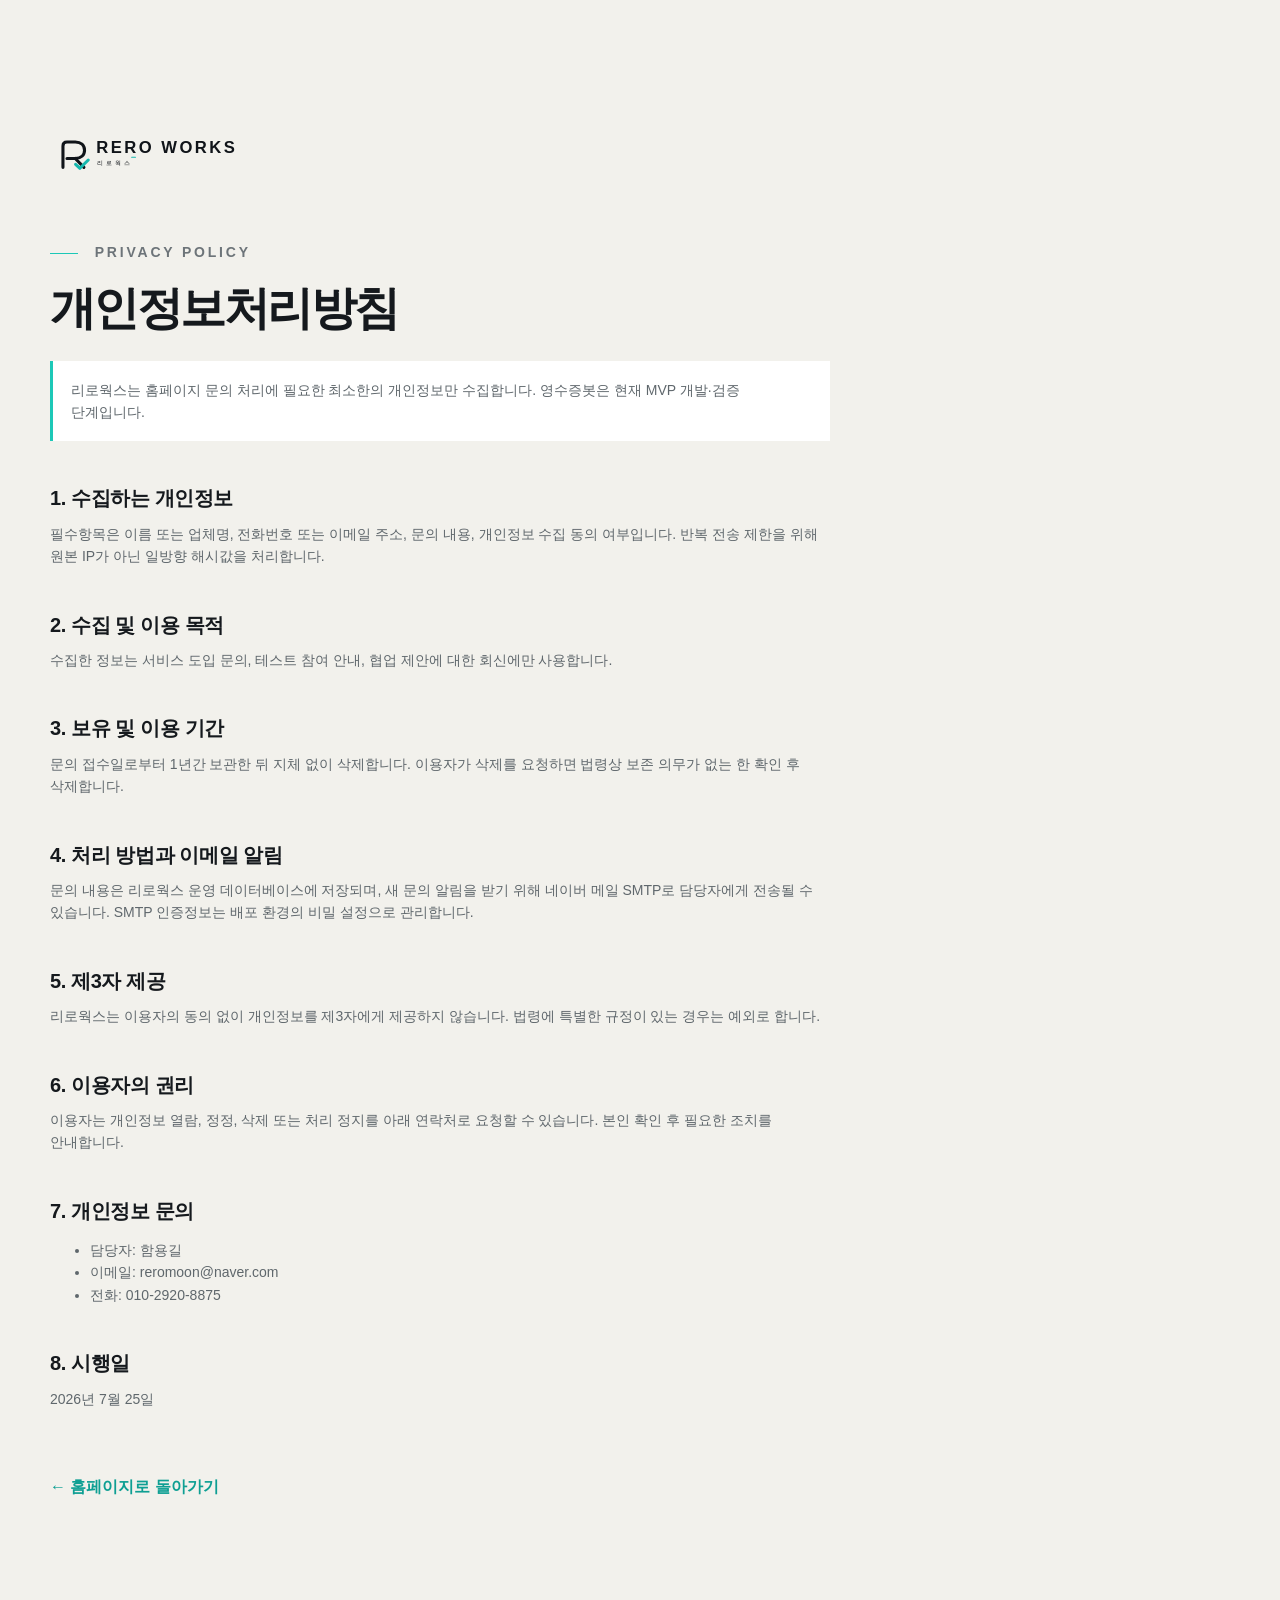
<file: site/privacy.html>
<!doctype html>
<html lang="ko">
<head>
  <meta charset="utf-8">
  <meta name="viewport" content="width=device-width, initial-scale=1">
  <title>개인정보처리방침 | 리로웍스</title>
  <link rel="stylesheet" href="./styles.css">
  <style>
    .legal { min-height: 100vh; padding: 130px 0; background: var(--paper); }
    .legal .brand { margin-bottom: 65px; color: var(--ink); }
    .legal article { max-width: 780px; }
    .legal h1 { color: var(--ink); font-size: 46px; }
    .legal h2 { margin: 45px 0 12px; font-size: 20px; letter-spacing: -.02em; }
    .legal p, .legal li { color: #5f676c; font-size: 14px; }
    .legal .notice { padding: 18px; border-left: 3px solid var(--teal); background: white; }
    .legal .back { display: inline-block; margin-top: 50px; color: var(--teal-dark); font-weight: 700; }
  </style>
</head>
<body>
  <main class="legal">
    <div class="shell">
      <a class="brand" href="./index.html"><img src="./assets/brand/rero-works-horizontal.svg" alt="RERO WORKS 리로웍스"></a>
      <article>
        <p class="eyebrow dark"><span></span> PRIVACY POLICY</p>
        <h1>개인정보처리방침</h1>
        <p class="notice">리로웍스는 홈페이지 문의 처리에 필요한 최소한의 개인정보만 수집합니다. 영수증봇은 현재 MVP 개발·검증 단계입니다.</p>
        <h2>1. 수집하는 개인정보</h2>
        <p>필수항목은 이름 또는 업체명, 전화번호 또는 이메일 주소, 문의 내용, 개인정보 수집 동의 여부입니다. 반복 전송 제한을 위해 원본 IP가 아닌 일방향 해시값을 처리합니다.</p>
        <h2>2. 수집 및 이용 목적</h2>
        <p>수집한 정보는 서비스 도입 문의, 테스트 참여 안내, 협업 제안에 대한 회신에만 사용합니다.</p>
        <h2>3. 보유 및 이용 기간</h2>
        <p>문의 접수일로부터 1년간 보관한 뒤 지체 없이 삭제합니다. 이용자가 삭제를 요청하면 법령상 보존 의무가 없는 한 확인 후 삭제합니다.</p>
        <h2>4. 처리 방법과 이메일 알림</h2>
        <p>문의 내용은 리로웍스 운영 데이터베이스에 저장되며, 새 문의 알림을 받기 위해 네이버 메일 SMTP로 담당자에게 전송될 수 있습니다. SMTP 인증정보는 배포 환경의 비밀 설정으로 관리합니다.</p>
        <h2>5. 제3자 제공</h2>
        <p>리로웍스는 이용자의 동의 없이 개인정보를 제3자에게 제공하지 않습니다. 법령에 특별한 규정이 있는 경우는 예외로 합니다.</p>
        <h2>6. 이용자의 권리</h2>
        <p>이용자는 개인정보 열람, 정정, 삭제 또는 처리 정지를 아래 연락처로 요청할 수 있습니다. 본인 확인 후 필요한 조치를 안내합니다.</p>
        <h2>7. 개인정보 문의</h2>
        <ul><li>담당자: 함용길</li><li>이메일: reromoon@naver.com</li><li>전화: 010-2920-8875</li></ul>
        <h2>8. 시행일</h2>
        <p>2026년 7월 25일</p>
        <a class="back" href="./index.html">← 홈페이지로 돌아가기</a>
      </article>
    </div>
  </main>
</body>
</html>
</file>
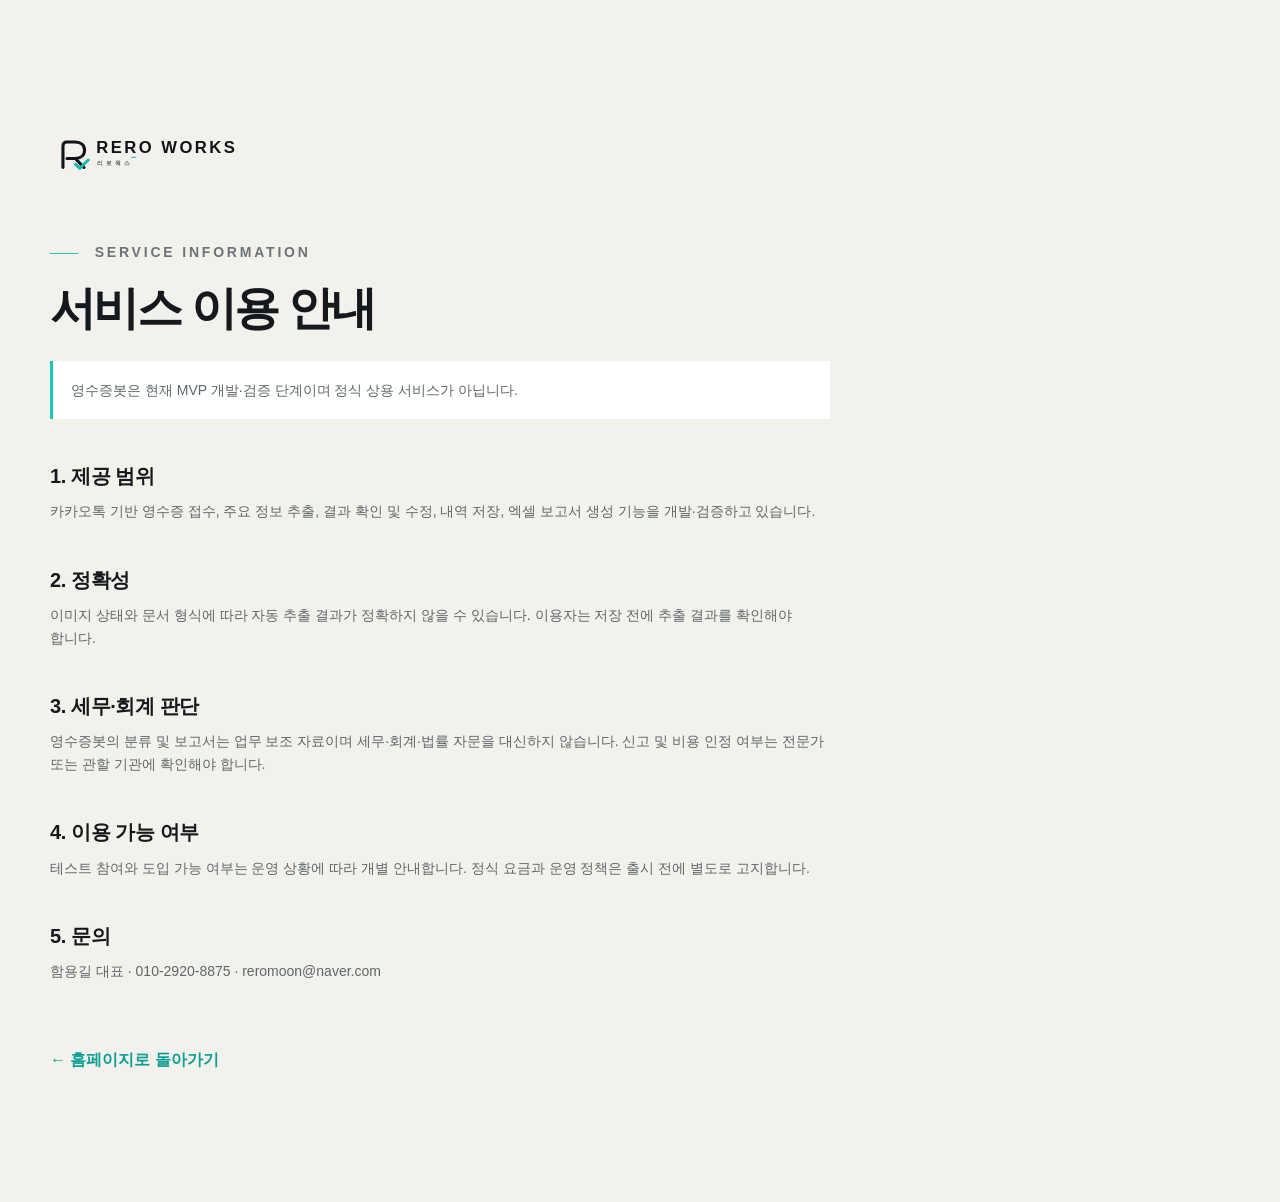
<file: site/terms.html>
<!doctype html>
<html lang="ko">
<head>
  <meta charset="utf-8">
  <meta name="viewport" content="width=device-width, initial-scale=1">
  <title>서비스 이용 안내 | 리로웍스</title>
  <link rel="stylesheet" href="./styles.css">
  <style>
    .legal { min-height: 100vh; padding: 130px 0; background: var(--paper); }
    .legal .brand { margin-bottom: 65px; color: var(--ink); }
    .legal article { max-width: 780px; }
    .legal h1 { color: var(--ink); font-size: 46px; }
    .legal h2 { margin: 45px 0 12px; font-size: 20px; letter-spacing: -.02em; }
    .legal p, .legal li { color: #5f676c; font-size: 14px; }
    .legal .notice { padding: 18px; border-left: 3px solid var(--teal); background: white; }
    .legal .back { display: inline-block; margin-top: 50px; color: var(--teal-dark); font-weight: 700; }
  </style>
</head>
<body>
  <main class="legal">
    <div class="shell">
      <a class="brand" href="./index.html"><img src="./assets/brand/rero-works-horizontal.svg" alt="RERO WORKS 리로웍스"></a>
      <article>
        <p class="eyebrow dark"><span></span> SERVICE INFORMATION</p>
        <h1>서비스 이용 안내</h1>
        <p class="notice">영수증봇은 현재 MVP 개발·검증 단계이며 정식 상용 서비스가 아닙니다.</p>
        <h2>1. 제공 범위</h2>
        <p>카카오톡 기반 영수증 접수, 주요 정보 추출, 결과 확인 및 수정, 내역 저장, 엑셀 보고서 생성 기능을 개발·검증하고 있습니다.</p>
        <h2>2. 정확성</h2>
        <p>이미지 상태와 문서 형식에 따라 자동 추출 결과가 정확하지 않을 수 있습니다. 이용자는 저장 전에 추출 결과를 확인해야 합니다.</p>
        <h2>3. 세무·회계 판단</h2>
        <p>영수증봇의 분류 및 보고서는 업무 보조 자료이며 세무·회계·법률 자문을 대신하지 않습니다. 신고 및 비용 인정 여부는 전문가 또는 관할 기관에 확인해야 합니다.</p>
        <h2>4. 이용 가능 여부</h2>
        <p>테스트 참여와 도입 가능 여부는 운영 상황에 따라 개별 안내합니다. 정식 요금과 운영 정책은 출시 전에 별도로 고지합니다.</p>
        <h2>5. 문의</h2>
        <p>함용길 대표 · 010-2920-8875 · reromoon@naver.com</p>
        <a class="back" href="./index.html">← 홈페이지로 돌아가기</a>
      </article>
    </div>
  </main>
</body>
</html>
</file>
<file: site/styles.css>
:root {
  --black: #0b0d0f;
  --black-2: #111519;
  --panel: #171c21;
  --paper: #f2f1ec;
  --white: #f7f7f3;
  --muted: #a7adb4;
  --ink: #15191d;
  --line: rgba(255,255,255,.13);
  --dark-line: rgba(15,20,24,.14);
  --teal: #1cc8b7;
  --teal-dark: #0e9f93;
  --shell: 1180px;
}
* { box-sizing: border-box; }
html { scroll-behavior: smooth; }
body {
  margin: 0;
  color: var(--ink);
  background: var(--paper);
  font-family: Pretendard, "Noto Sans KR", "Apple SD Gothic Neo", "Malgun Gothic", sans-serif;
  line-height: 1.6;
  word-break: keep-all;
  -webkit-font-smoothing: antialiased;
}
a { color: inherit; text-decoration: none; }
button, input, textarea { font: inherit; }
button { color: inherit; }
.sr-only { position: absolute; width: 1px; height: 1px; padding: 0; margin: -1px; overflow: hidden; clip: rect(0,0,0,0); white-space: nowrap; border: 0; }
.skip-link { position: fixed; z-index: 999; left: 16px; top: -60px; padding: 10px 16px; color: #000; background: var(--teal); border-radius: 6px; }
.skip-link:focus { top: 16px; }
.shell { width: min(calc(100% - 48px), var(--shell)); margin-inline: auto; }
.section { padding: 130px 0; }
.site-header {
  position: fixed; inset: 0 0 auto; z-index: 100; color: var(--white);
  transition: background .3s, border-color .3s;
}
.site-header.scrolled { background: rgba(11,13,15,.88); border-bottom: 1px solid var(--line); backdrop-filter: blur(18px); }
.nav-wrap { height: 82px; display: flex; align-items: center; justify-content: space-between; }
.brand { display: inline-flex; align-items: center; gap: 13px; }
.brand img { display: block; width: 222px; height: auto; }
.brand-mark { position: relative; width: 29px; height: 34px; border: 3px solid currentColor; border-right-color: transparent; border-radius: 9px 0 0 4px; transform: skewY(-2deg); }
.brand-mark::after { content: ""; position: absolute; width: 15px; height: 3px; background: currentColor; right: -5px; top: 14px; transform: rotate(34deg); border-radius: 4px; }
.brand-mark i { position: absolute; width: 14px; height: 6px; right: -8px; bottom: 2px; border-left: 4px solid var(--teal); border-bottom: 4px solid var(--teal); transform: rotate(-45deg); }
.brand-name { font-family: Arial, sans-serif; font-size: 18px; letter-spacing: .18em; font-weight: 400; }
.brand-name b { font-weight: 700; }
.main-nav { display: flex; align-items: center; gap: 34px; font-size: 14px; color: #c8cdd1; }
.main-nav a { transition: color .2s; }
.main-nav a:hover, .main-nav a:focus-visible { color: var(--teal); }
.nav-cta { border: 1px solid rgba(255,255,255,.4); padding: 10px 16px; border-radius: 2px; }
.menu-button { display: none; border: 0; background: none; width: 38px; height: 38px; }
.menu-button > span:not(.sr-only) { display: block; width: 22px; height: 1px; background: currentColor; margin: 6px auto; }
.hero {
  position: relative; min-height: 820px; height: 100svh; max-height: 980px; overflow: hidden;
  color: var(--white); background:
    radial-gradient(circle at 84% 27%, rgba(23,73,71,.34), transparent 25%),
    linear-gradient(120deg, #080a0c, #101419 60%, #0b0e11);
}
.hero::before { content: ""; position: absolute; inset: 0; opacity: .12; background-image: linear-gradient(rgba(255,255,255,.16) 1px, transparent 1px), linear-gradient(90deg, rgba(255,255,255,.16) 1px, transparent 1px); background-size: 64px 64px; mask-image: linear-gradient(to right, transparent, #000 70%); }
.hero-grid { position: relative; z-index: 2; height: 100%; display: grid; grid-template-columns: 1.05fr .95fr; align-items: center; gap: 60px; padding-top: 70px; }
.eyebrow { margin: 0 0 22px; color: #bdc3c7; font: 700 12px/1.2 Arial, sans-serif; letter-spacing: .2em; text-transform: uppercase; }
.eyebrow span { display: inline-block; width: 28px; height: 1px; margin: 0 10px 3px 0; background: var(--teal); }
.eyebrow.dark { color: #6d7479; }
h1, h2, h3, p { margin-top: 0; }
h1 { margin-bottom: 26px; font-size: clamp(48px, 5.1vw, 78px); line-height: 1.12; letter-spacing: -.055em; font-weight: 700; }
h1 em, h2 em { color: var(--teal); font-style: normal; }
.hero-lead { margin-bottom: 36px; color: #aeb5ba; font-size: 18px; line-height: 1.85; }
.hero-actions { display: flex; gap: 12px; }
.button { display: inline-flex; align-items: center; justify-content: center; gap: 30px; min-height: 54px; padding: 0 24px; border: 1px solid transparent; border-radius: 2px; font-size: 14px; font-weight: 700; cursor: pointer; transition: transform .2s, background .2s, border-color .2s; }
.button:hover { transform: translateY(-2px); }
.button-primary { color: #07110f; background: var(--teal); }
.button-primary:hover { background: #39d7c7; }
.button-ghost { color: var(--white); border-color: rgba(255,255,255,.3); }
.button-ghost:hover { border-color: var(--teal); }
.trust-list { display: flex; gap: 24px; padding: 0; margin: 44px 0 0; list-style: none; color: #899198; font-size: 12px; }
.trust-list li { display: flex; gap: 8px; }
.trust-list span { color: var(--teal); font: 700 10px Arial; }
.hero-visual { position: relative; min-height: 630px; display: grid; place-items: center; }
.phone { position: relative; z-index: 3; width: 326px; height: 650px; overflow: hidden; border: 6px solid #262c31; border-radius: 42px; color: var(--ink); background: #f4f5f3; box-shadow: 0 50px 100px rgba(0,0,0,.55), inset 0 0 0 1px rgba(255,255,255,.2); transform: rotate(2.5deg); }
.phone-top { height: 34px; display: flex; align-items: center; justify-content: space-between; padding: 0 20px; color: #2f3438; font: 700 10px Arial; }
.phone-top i { width: 70px; height: 19px; border-radius: 0 0 12px 12px; background: #121619; margin-top: -15px; }
.phone-top b { font-size: 7px; letter-spacing: 2px; }
.chat-head { height: 70px; display: flex; align-items: center; gap: 11px; padding: 0 16px; border-bottom: 1px solid #e2e5e4; }
.bot-avatar { position: relative; display: grid; place-items: center; width: 42px; height: 42px; color: white; background: #11161a; border-radius: 14px; font: 700 22px Arial; }
.bot-avatar i { position: absolute; width: 12px; height: 6px; right: 4px; bottom: 8px; border-left: 3px solid var(--teal); border-bottom: 3px solid var(--teal); transform: rotate(-45deg); }
.chat-head strong, .chat-head small { display: block; }
.chat-head strong { font-size: 14px; }
.chat-head small { color: #91979a; font-size: 10px; }
.online { margin-left: auto; color: var(--teal-dark); font-size: 10px; }
.chat-body { padding: 18px 16px; }
.date { color: #969c9f; text-align: center; font-size: 10px; }
.receipt-photo { width: 165px; margin-left: auto; padding: 19px 16px; color: #6f7477; background: #e1ded6; border-radius: 12px 12px 4px 12px; transform: rotate(-2deg); box-shadow: 0 8px 18px rgba(0,0,0,.08); }
.receipt-photo span { font: 700 10px Arial; letter-spacing: .16em; }
.receipt-photo i { display: block; height: 2px; margin: 9px 0; background: rgba(0,0,0,.12); }
.receipt-photo b { display: block; margin-top: 12px; color: #313638; text-align: right; font: 700 17px Arial; }
.message { width: 220px; margin-top: 14px; padding: 14px; border-radius: 4px 14px 14px; font-size: 12px; background: white; box-shadow: 0 6px 20px rgba(0,0,0,.07); }
.message dl { margin: 10px 0 0; }
.message dl div { display: flex; justify-content: space-between; padding: 5px 0; border-top: 1px solid #eceeed; }
.message dt { color: #969c9f; }
.message dd { margin: 0; font-weight: 700; }
.quick-actions { display: flex; gap: 7px; margin-top: 10px; }
.quick-actions span { padding: 7px 17px; border: 1px solid #d8dddb; border-radius: 14px; color: #555d60; font-size: 10px; background: white; }
.chat-input { position: absolute; left: 13px; right: 13px; bottom: 13px; height: 45px; display: flex; align-items: center; justify-content: space-between; padding: 0 10px 0 15px; color: #a2a7a9; border: 1px solid #dfe3e1; border-radius: 24px; background: white; font-size: 10px; }
.chat-input b { display: grid; place-items: center; width: 28px; height: 28px; color: #07110f; background: var(--teal); border-radius: 50%; }
.float-note { position: absolute; z-index: 4; display: flex; align-items: center; gap: 12px; min-width: 177px; padding: 13px; color: var(--white); background: rgba(26,32,37,.9); border: 1px solid var(--line); border-radius: 10px; box-shadow: 0 12px 30px rgba(0,0,0,.3); backdrop-filter: blur(12px); }
.float-note > span { display: grid; place-items: center; width: 34px; height: 34px; color: #06110f; background: var(--teal); border-radius: 8px; font-weight: 800; }
.float-note b, .float-note small { display: block; }
.float-note b { font-size: 12px; }
.float-note small { color: #8f979c; font-size: 9px; }
.note-a { left: 0; top: 160px; }
.note-b { right: -5px; bottom: 90px; }
.orbit { position: absolute; border: 1px solid rgba(28,200,183,.17); border-radius: 50%; }
.orbit-one { width: 500px; height: 500px; }
.orbit-two { width: 620px; height: 620px; }
.scroll-note { position: absolute; left: 28px; bottom: 34px; z-index: 4; color: #687077; font: 700 9px Arial; letter-spacing: .22em; transform: rotate(-90deg); transform-origin: left center; }
.scroll-note span { display: inline-block; width: 50px; height: 1px; margin: 0 0 3px 10px; background: #4d555b; }
h2 { margin-bottom: 0; font-size: clamp(36px, 4vw, 58px); line-height: 1.22; letter-spacing: -.045em; }
.split { display: grid; grid-template-columns: 1fr 1fr; gap: 90px; align-items: start; }
.company-copy > p { max-width: 580px; color: #5f676c; font-size: 18px; line-height: 1.9; }
.company-principles { margin-top: 55px; border-top: 1px solid var(--dark-line); }
.company-principles article { display: grid; grid-template-columns: 45px 120px 1fr; align-items: center; padding: 21px 0; border-bottom: 1px solid var(--dark-line); }
.company-principles span { color: var(--teal-dark); font: 700 11px Arial; }
.company-principles h3, .company-principles p { margin: 0; }
.company-principles h3 { font: 700 14px Arial; letter-spacing: .12em; }
.company-principles p { color: #777e82; font-size: 13px; }
.problem { background: #e5e4df; }
.problem-intro { display: flex; align-items: end; justify-content: space-between; }
.problem-grid { display: grid; grid-template-columns: repeat(3, 1fr); margin-top: 70px; border-top: 1px solid var(--dark-line); border-bottom: 1px solid var(--dark-line); }
.problem-card { min-height: 280px; padding: 33px; border-left: 1px solid var(--dark-line); transition: background .25s, transform .25s; }
.problem-card:last-child { border-right: 1px solid var(--dark-line); }
.problem-card:hover { background: var(--white); transform: translateY(-6px); }
.problem-card span, .step-number { color: var(--teal-dark); font: 700 11px Arial; }
.problem-card h3 { margin: 105px 0 10px; font-size: 22px; }
.problem-card p { color: #70777b; font-size: 14px; }
.service, .audience, .contact { color: var(--white); background: var(--black); }
.service-grid { display: grid; grid-template-columns: .9fr 1.1fr; align-items: center; gap: 100px; }
.service-mark { display: grid; place-items: center; min-height: 500px; border: 1px solid var(--line); background: radial-gradient(circle, rgba(28,200,183,.08), transparent 60%); }
.large-mark { position: relative; color: white; font: 700 190px/1 Arial; }
.large-mark::before { content: ""; position: absolute; inset: 8px -27px -8px -27px; border: 1px solid rgba(255,255,255,.1); border-radius: 50%; }
.large-mark i { position: absolute; width: 70px; height: 32px; right: -24px; bottom: 17px; border-left: 13px solid var(--teal); border-bottom: 13px solid var(--teal); transform: rotate(-45deg); }
.service-mark p { color: #747d83; text-align: center; font: 11px/1.8 Arial; letter-spacing: .25em; }
.service-mark p strong { color: white; font: 700 17px "Malgun Gothic"; letter-spacing: .2em; }
.service-copy > p:not(.eyebrow) { max-width: 560px; margin-top: 30px; color: #9fa7ac; font-size: 17px; line-height: 1.9; }
.status-chip { display: inline-flex; align-items: center; gap: 9px; margin-top: 20px; padding: 9px 13px; border: 1px solid var(--line); color: #b8c0c4; font-size: 11px; }
.status-chip span { width: 7px; height: 7px; background: var(--teal); border-radius: 50%; box-shadow: 0 0 10px var(--teal); }
.center-heading { text-align: center; }
.steps { display: grid; grid-template-columns: repeat(3, 1fr); padding: 0; margin: 75px 0 0; list-style: none; border-top: 1px solid var(--dark-line); }
.steps li { position: relative; min-height: 330px; padding: 28px; border-right: 1px solid var(--dark-line); }
.steps li:first-child { border-left: 1px solid var(--dark-line); }
.step-icon { margin: 68px 0 35px; font: 300 42px Arial; }
.steps h3 { margin-bottom: 8px; font-size: 21px; }
.steps p { max-width: 260px; color: #747b7f; font-size: 14px; }
.product-screens { overflow: hidden; background: #f1f0eb; }
.screen-heading { display: flex; align-items: end; justify-content: space-between; gap: 60px; }
.screen-heading > p { width: 390px; margin-bottom: 7px; color: #737a7e; font-size: 14px; }
.screen-heading > p b { color: var(--teal-dark); font-size: 11px; letter-spacing: .08em; }
.screen-showcase { display: grid; grid-template-columns: repeat(3, 1fr); gap: 24px; margin-top: 70px; align-items: start; }
.screen-item-raised { margin-top: 60px; }
.screen-meta { display: flex; gap: 18px; align-items: center; margin-bottom: 18px; }
.screen-meta > span { color: var(--teal-dark); font: 700 11px Arial; }
.screen-meta strong, .screen-meta small { display: block; }
.screen-meta strong { font-size: 14px; }
.screen-meta small { color: #858c90; font-size: 10px; }
.screen-device { overflow: hidden; color: #1a2024; border: 1px solid #d3d6d3; background: white; box-shadow: 0 26px 60px rgba(26,32,35,.12); }
.mobile-screen { max-width: 338px; margin: 0 auto; border: 6px solid #1b2024; border-radius: 34px; }
.capture-bar { height: 29px; padding: 0 16px; display: flex; align-items: center; justify-content: space-between; color: #4d555a; font: 700 9px Arial; }
.capture-bar b { font-size: 6px; letter-spacing: 2px; }
.capture-title { height: 62px; display: flex; align-items: center; gap: 10px; padding: 0 14px; border-bottom: 1px solid #e6e8e6; }
.mini-logo { position: relative; width: 38px; height: 38px; display: grid; place-items: center; border-radius: 12px; color: white; background: #12171b; font: 700 21px Arial; }
.mini-logo i { position: absolute; width: 10px; height: 5px; right: 3px; bottom: 7px; border-left: 3px solid var(--teal); border-bottom: 3px solid var(--teal); transform: rotate(-45deg); }
.capture-title strong, .capture-title small { display: block; }
.capture-title strong { font-size: 13px; }
.capture-title small { color: #92989b; font-size: 8px; }
.capture-chat { min-height: 500px; padding: 14px; background: #edf1ef; }
.capture-date { color: #949b9e; text-align: center; font-size: 8px; }
.capture-receipt { width: 158px; margin-left: auto; padding: 18px 14px; border-radius: 12px 12px 3px 12px; background: #e6dfd2; box-shadow: 0 5px 14px rgba(0,0,0,.08); }
.capture-receipt b, .capture-receipt span, .capture-receipt strong { display: block; }
.capture-receipt b { font-size: 11px; }
.capture-receipt span { margin-bottom: 10px; color: #8d887f; font-size: 7px; }
.capture-receipt i { display: block; height: 1px; margin: 7px 0; background: #c5bfb5; }
.capture-receipt strong { margin-top: 12px; text-align: right; font-size: 12px; }
.capture-bubble { width: 250px; margin-top: 13px; padding: 14px; border-radius: 3px 13px 13px; background: white; box-shadow: 0 5px 14px rgba(0,0,0,.07); font-size: 10px; }
.capture-bubble dl { margin: 10px 0 0; }
.capture-bubble dl div { display: flex; justify-content: space-between; padding: 4px 0; border-top: 1px solid #edf0ee; }
.capture-bubble dt { color: #92989b; }
.capture-bubble dd { margin: 0; font-weight: 700; }
.capture-buttons { display: flex; gap: 5px; margin-top: 8px; }
.capture-buttons span { padding: 6px 15px; border: 1px solid #d8ddda; border-radius: 15px; color: #60686c; background: white; font-size: 8px; }
.window-bar { height: 33px; display: flex; align-items: center; gap: 6px; padding: 0 12px; color: #9aa0a3; border-bottom: 1px solid #e6e8e6; background: #f8f9f8; font: 8px Arial; }
.window-bar i { width: 7px; height: 7px; border-radius: 50%; background: #d1d5d3; }
.window-bar span { margin-left: auto; }
.review-screen { margin-top: 35px; }
.review-head, .report-head { display: flex; align-items: center; justify-content: space-between; padding: 22px; }
.review-head small, .review-head strong, .report-head small, .report-head strong { display: block; }
.review-head small, .report-head small { color: #8a9195; font-size: 9px; }
.review-head strong, .report-head strong { font-size: 17px; }
.review-state { padding: 5px 8px; color: #a15c00; border-radius: 12px; background: #fff1dc; font-size: 8px; font-weight: 700; }
.review-confidence { display: grid; grid-template-columns: 1fr auto; align-items: center; gap: 5px 10px; margin: 0 22px 18px; padding: 11px; border-radius: 7px; background: #f1f8f6; font-size: 9px; }
.review-confidence b { color: var(--teal-dark); }
.review-confidence i { grid-column: span 2; height: 3px; background: #d7e5e2; }
.review-confidence em { display: block; width: 92%; height: 3px; background: var(--teal); }
.review-fields { padding: 0 22px; }
.review-fields > div { display: grid; grid-template-columns: 1fr 1fr; gap: 8px; }
.review-fields label { display: block; margin-bottom: 8px; padding: 9px 11px; border: 1px solid #e2e5e3; border-radius: 5px; }
.review-fields label span, .review-fields label strong { display: block; }
.review-fields label span { color: #92989b; font-size: 8px; }
.review-fields label strong { margin-top: 3px; font-size: 10px; }
.review-actions { display: flex; justify-content: flex-end; gap: 6px; padding: 15px 22px 22px; }
.review-actions button, .report-head button { padding: 8px 11px; border: 1px solid #d8dcda; border-radius: 3px; background: white; font-size: 8px; }
.review-actions button:last-child, .report-head button { color: #06110f; border-color: var(--teal); background: var(--teal); font-weight: 700; }
.report-screen { margin-top: 70px; }
.report-summary { display: grid; grid-template-columns: 1.4fr 1fr; gap: 8px; padding: 0 18px 15px; }
.report-summary div { padding: 12px; border: 1px solid #e4e7e5; border-radius: 5px; }
.report-summary span, .report-summary b { display: block; }
.report-summary span { color: #949a9d; font-size: 8px; }
.report-summary b { margin-top: 5px; font-size: 13px; }
.report-table { margin: 0 18px; border: 1px solid #e2e5e3; }
.report-row { display: grid; grid-template-columns: .65fr 1.2fr 1fr 1fr; border-top: 1px solid #e8eae8; }
.report-row:first-child { border-top: 0; }
.report-row span { overflow: hidden; padding: 8px 6px; color: #5e666a; border-left: 1px solid #e8eae8; font-size: 7px; white-space: nowrap; text-overflow: ellipsis; }
.report-row span:first-child { border-left: 0; }
.report-row span:last-child { text-align: right; font-variant-numeric: tabular-nums; }
.report-label { background: #f3f5f3; }
.report-label span { color: #868d91; font-weight: 700; }
.report-foot { margin: 12px 18px 20px; color: #90979a; font-size: 7px; }
.screen-caption { margin: 20px 4px 0; color: #747b7f; font-size: 12px; }
.screen-disclaimer { display: flex; gap: 18px; max-width: 850px; margin: 70px auto 0; padding-top: 22px; border-top: 1px solid var(--dark-line); }
.screen-disclaimer span { color: var(--teal-dark); font-size: 11px; font-weight: 700; }
.screen-disclaimer p { margin: 0; color: #7b8286; font-size: 12px; }
.features { background: #deddd7; }
.features-head { display: flex; align-items: end; justify-content: space-between; gap: 50px; }
.features-head > p { width: 340px; margin-bottom: 7px; color: #747b7f; font-size: 14px; }
.feature-grid { display: grid; grid-template-columns: repeat(2, 1fr); gap: 1px; margin-top: 70px; background: rgba(15,20,24,.13); border: 1px solid rgba(15,20,24,.13); }
.feature-card { position: relative; min-height: 250px; padding: 32px; display: flex; flex-direction: column; justify-content: space-between; background: #eeede8; overflow: hidden; }
.feature-wide { grid-column: span 2; min-height: 220px; }
.feature-card > span { color: var(--teal-dark); font: 700 11px Arial; }
.feature-card h3 { margin-bottom: 8px; font-size: 22px; }
.feature-card p { max-width: 440px; margin-bottom: 0; color: #6f767a; font-size: 14px; }
.feature-card > b { position: absolute; right: 25px; bottom: -13px; color: rgba(10,15,18,.045); font: 800 62px Arial; letter-spacing: -.06em; }
.audience-grid { display: grid; grid-template-columns: 1fr 1fr; gap: 100px; align-items: center; }
.audience-list { border-top: 1px solid var(--line); }
.audience-list div { display: flex; gap: 32px; padding: 25px 0; border-bottom: 1px solid var(--line); }
.audience-list span { color: var(--teal); font: 700 11px Arial; }
.audience-list p { margin: 0; color: #c6cbce; font-size: 17px; }
.faq-grid { display: grid; grid-template-columns: .7fr 1.3fr; gap: 100px; }
.faq-list { border-top: 1px solid var(--dark-line); }
.faq-list details { border-bottom: 1px solid var(--dark-line); }
.faq-list summary { position: relative; display: flex; justify-content: space-between; padding: 28px 45px 28px 0; cursor: pointer; list-style: none; font-size: 17px; font-weight: 700; }
.faq-list summary::-webkit-details-marker { display: none; }
.faq-list summary span::before, .faq-list summary span::after { content: ""; position: absolute; right: 5px; top: 39px; width: 15px; height: 1px; background: var(--ink); transition: transform .25s; }
.faq-list summary span::after { transform: rotate(90deg); }
.faq-list details[open] summary span::after { transform: rotate(0); }
.faq-list details p { max-width: 640px; padding: 0 50px 26px 0; color: #70777b; font-size: 14px; }
.contact-grid { display: grid; grid-template-columns: .9fr 1.1fr; gap: 100px; }
.contact-copy > p:not(.eyebrow) { margin: 26px 0 42px; color: #91999f; }
.representative { display: grid; grid-template-columns: 60px 1fr; gap: 3px 16px; max-width: 340px; padding-top: 25px; border-top: 1px solid var(--line); }
.representative span { grid-row: span 3; color: #747d83; font-size: 11px; }
.representative strong { font-size: 18px; }
.representative a { color: #aab1b5; font: 13px Arial; }
.contact-form { padding: 38px; border: 1px solid var(--line); background: var(--black-2); }
.honeypot { position: absolute !important; left: -10000px !important; width: 1px; height: 1px; overflow: hidden; }
.field-row { display: grid; grid-template-columns: 1fr 1fr; gap: 18px; }
.contact-form label { display: block; margin-bottom: 23px; color: #b9c0c4; font-size: 12px; }
.contact-form input:not([type="checkbox"]), .contact-form textarea { width: 100%; margin-top: 8px; padding: 14px 0; color: var(--white); border: 0; border-bottom: 1px solid #3b4247; outline: none; background: transparent; resize: vertical; font-size: 15px; border-radius: 0; }
.contact-form input:focus, .contact-form textarea:focus { border-color: var(--teal); }
.consent { display: flex !important; gap: 9px; align-items: flex-start; color: #858e93 !important; }
.consent input { accent-color: var(--teal); }
.consent a { color: #bfc5c8; text-decoration: underline; }
.form-submit { width: 100%; }
.form-submit:disabled { opacity: .58; cursor: wait; transform: none; }
.form-status { min-height: 22px; margin: 12px 0 0; text-align: center; color: #9da5aa; font-size: 12px; }
.form-status.success { color: var(--teal); }
.form-status.error { color: #ff9f9f; }
.form-note { margin: 5px 0 0; color: #717a80; text-align: center; font-size: 10px; }
.form-note a { color: #aeb5b9; text-decoration: underline; }
footer { color: #8e969b; background: #07090b; }
.footer-top { min-height: 170px; display: flex; align-items: center; gap: 45px; border-bottom: 1px solid var(--line); }
.footer-top p { margin: 0; font-size: 13px; }
.footer-brand img { width: 205px; }
.to-top { display: grid; place-items: center; width: 43px; height: 43px; margin-left: auto; border: 1px solid var(--line); }
.footer-bottom { min-height: 88px; display: grid; grid-template-columns: 1.5fr 1fr auto; align-items: center; gap: 20px; font-size: 10px; }
.footer-bottom p { margin: 0; }
.footer-bottom div { display: flex; gap: 18px; }
.reveal { opacity: 0; transform: translateY(24px); transition: opacity .7s ease, transform .7s ease; }
.reveal.visible { opacity: 1; transform: none; }
.reveal-delay { transition-delay: .12s; }
@media (prefers-reduced-motion: reduce) {
  html { scroll-behavior: auto; }
  .reveal { opacity: 1; transform: none; transition: none; }
}
@media (max-width: 980px) {
  .hero { height: auto; max-height: none; padding: 150px 0 100px; }
  .hero-grid, .split, .service-grid, .audience-grid, .faq-grid, .contact-grid { grid-template-columns: 1fr; }
  .hero-grid { gap: 45px; }
  .hero-visual { min-height: 680px; }
  .split, .service-grid, .audience-grid, .faq-grid, .contact-grid { gap: 55px; }
  .note-a { left: 10%; }
  .note-b { right: 8%; }
  .main-nav { position: fixed; inset: 82px 0 auto; display: none; padding: 28px 24px 36px; flex-direction: column; align-items: stretch; background: rgba(11,13,15,.98); border-top: 1px solid var(--line); }
  .main-nav.open { display: flex; }
  .menu-button { display: block; }
  .problem-grid, .steps { grid-template-columns: 1fr; }
  .screen-showcase { grid-template-columns: 1fr; gap: 55px; }
  .screen-item-raised { margin-top: 0; }
  .screen-device { max-width: 430px; margin-left: auto; margin-right: auto; }
  .report-screen, .review-screen { margin-top: 0; }
  .problem-card, .problem-card:last-child, .steps li, .steps li:first-child { border: 0; border-bottom: 1px solid var(--dark-line); }
  .problem-card { min-height: 230px; }
  .problem-card h3 { margin-top: 70px; }
  .steps li { min-height: 260px; }
  .step-icon { margin: 42px 0 28px; }
  .footer-bottom { grid-template-columns: 1fr; padding: 26px 0; }
}
@media (max-width: 640px) {
  .shell { width: min(calc(100% - 32px), var(--shell)); }
  .section { padding: 90px 0; }
  .hero { padding-top: 125px; }
  h1 { font-size: 45px; }
  h2 { font-size: 34px; }
  .hero-lead br { display: none; }
  .hero-actions { align-items: stretch; flex-direction: column; }
  .trust-list { display: grid; grid-template-columns: 1fr 1fr; }
  .hero-visual { min-height: 610px; margin-inline: -8px; }
  .phone { width: 292px; height: 580px; border-radius: 36px; }
  .orbit-one { width: 360px; height: 360px; }
  .orbit-two { width: 450px; height: 450px; }
  .float-note { min-width: 150px; padding: 10px; }
  .note-a { left: 0; top: 155px; }
  .note-b { right: 0; bottom: 50px; }
  .problem-intro, .features-head { display: block; }
  .screen-heading { display: block; }
  .screen-heading > p { width: auto; margin-top: 22px; }
  .features-head > p { width: auto; margin-top: 22px; }
  .feature-grid { grid-template-columns: 1fr; }
  .feature-wide { grid-column: span 1; }
  .service-mark { min-height: 400px; }
  .large-mark { font-size: 145px; }
  .company-principles article { grid-template-columns: 38px 90px 1fr; }
  .field-row { grid-template-columns: 1fr; gap: 0; }
  .contact-form { padding: 25px 20px; }
  .footer-top { align-items: flex-start; flex-direction: column; gap: 18px; padding: 45px 0; }
  .to-top { margin: 0; }
}
</file>
